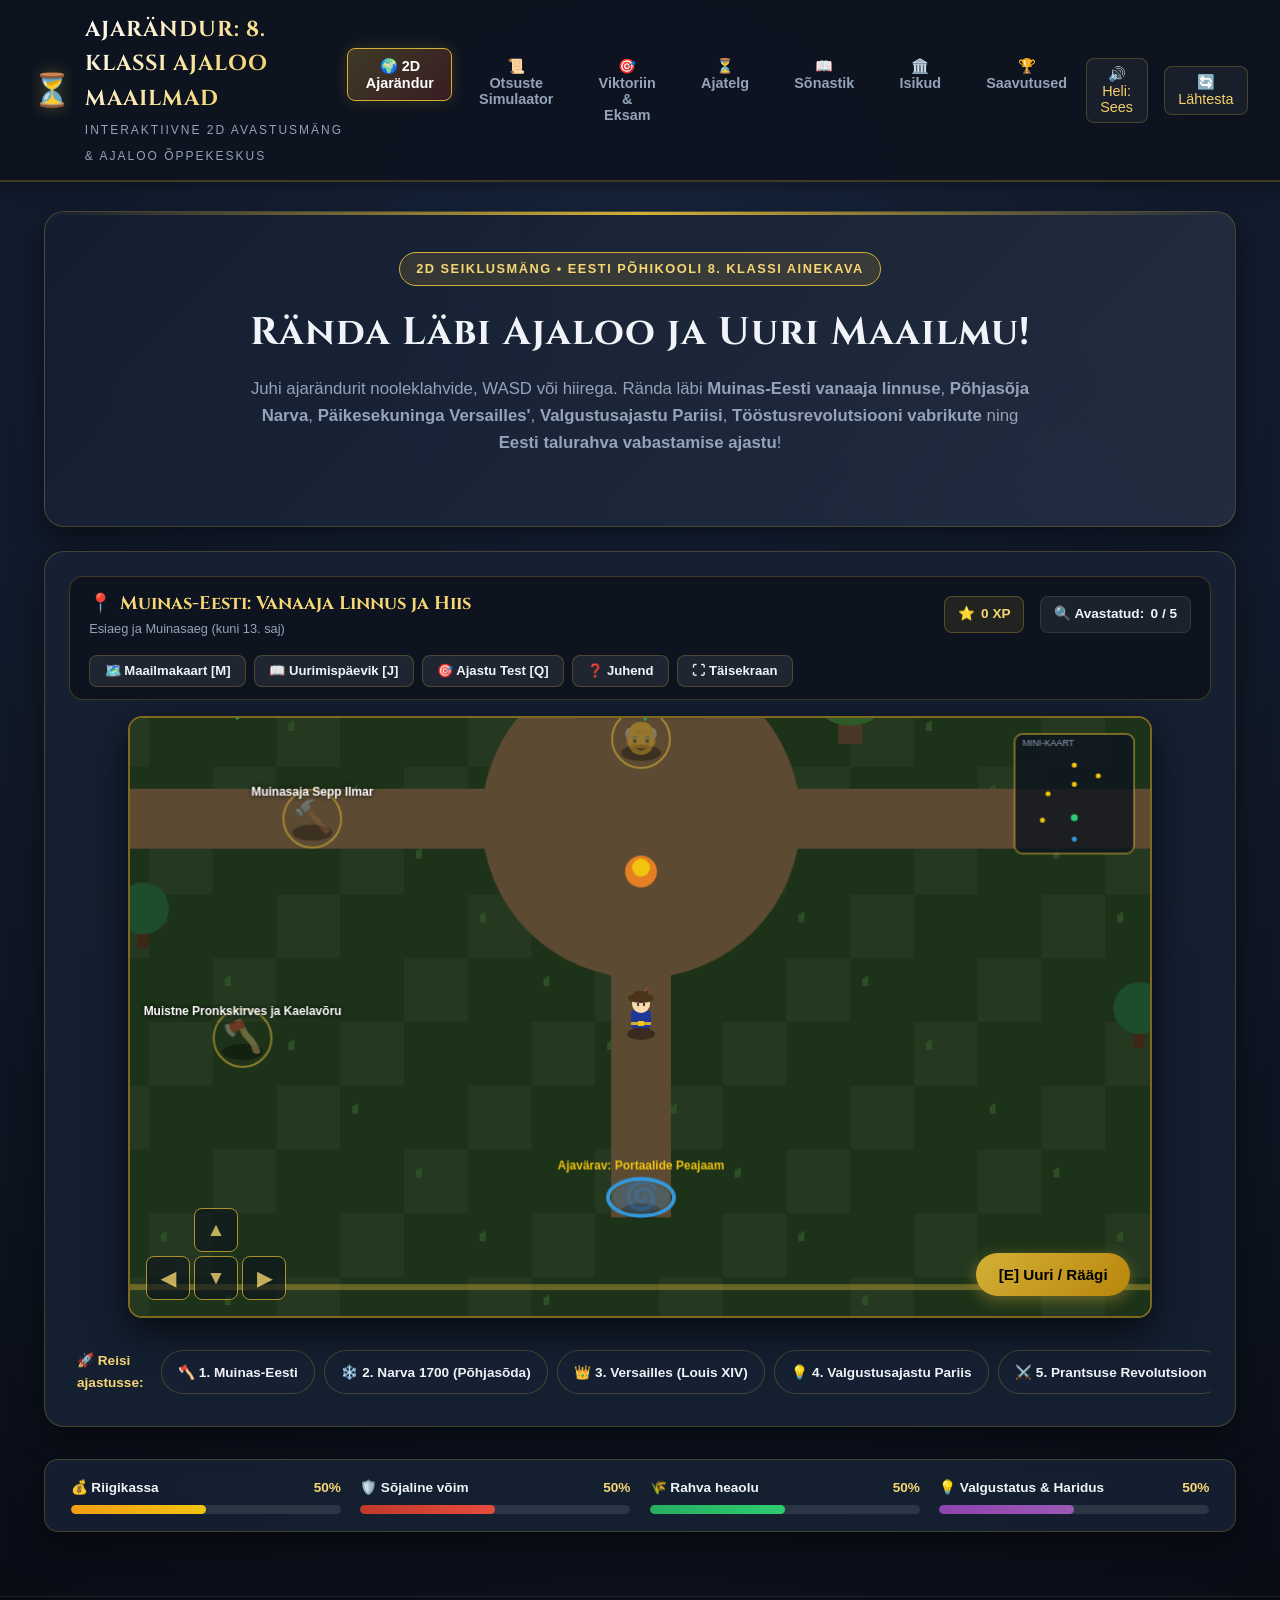
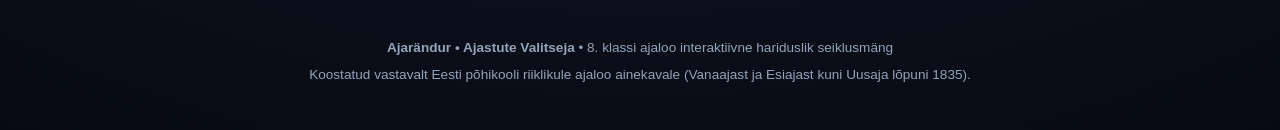
<file: index.html>
<!DOCTYPE html>
<html lang="et">
<head>
  <meta charset="UTF-8">
  <meta name="viewport" content="width=device-width, initial-scale=1.0">
  <title>Ajarändur: 8. Klassi Ajaloo Maailmad | Interaktiivne Avastusmäng</title>
  <!-- Google Fonts: Cinzel & Plus Jakarta Sans -->
  <link rel="preconnect" href="https://fonts.googleapis.com">
  <link rel="preconnect" href="https://fonts.gstatic.com" crossorigin>
  <link href="https://fonts.googleapis.com/css2?family=Cinzel:wght@600;700;800;900&family=Plus+Jakarta+Sans:wght@400;500;600;700;800&display=swap" rel="stylesheet">
  <link rel="stylesheet" href="/static/css/style.css">
</head>
<body>

  <!-- ÜLAL ASUV NAVIGATSIOONIRIBR -->
  <header class="navbar">
    <div class="brand" onclick="switchView('world-game')">
      <div class="brand-crest">⏳</div>
      <div class="brand-text">
        <h1>AJARÄNDUR: 8. KLASSI AJALOO MAAILMAD</h1>
        <span>Interaktiivne 2D avastusmäng & ajaloo õppekeskus</span>
      </div>
    </div>

    <nav>
      <ul class="nav-tabs">
        <li><button class="nav-tab-btn active" data-view="world-game" onclick="switchView('world-game')">🌍 2D Ajarändur</button></li>
        <li><button class="nav-tab-btn" data-view="episodes" onclick="switchView('episodes')">📜 Otsuste Simulaator</button></li>
        <li><button class="nav-tab-btn" data-view="quiz" onclick="switchView('quiz')">🎯 Viktoriin & Eksam</button></li>
        <li><button class="nav-tab-btn" data-view="timeline" onclick="switchView('timeline')">⏳ Ajatelg</button></li>
        <li><button class="nav-tab-btn" data-view="glossary" onclick="switchView('glossary')">📖 Sõnastik</button></li>
        <li><button class="nav-tab-btn" data-view="figures" onclick="switchView('figures')">🏛️ Isikud</button></li>
        <li><button class="nav-tab-btn" data-view="achievements" onclick="switchView('achievements')">🏆 Saavutused</button></li>
      </ul>
    </nav>

    <div class="nav-controls">
      <button class="audio-btn" id="audioToggleBtn" onclick="toggleAudio()" title="Lülita heli sisse või välja">
        🔊 Heli: Sees
      </button>
      <button class="reset-btn" onclick="resetProgress()" title="Kustuta salvestatud mängu progress">
        🔄 Lähtesta
      </button>
    </div>
  </header>

  <!-- PEAMINE SISUALA -->
  <main class="main-wrapper">

    <!-- ========================================================
         VAADE 0: 2D AJARÄNDUR (PÕHILINE SEIKLUS- JA AVASTUSMÄNG)
         ======================================================== -->
    <section class="view-section active" id="view-world-game">
      <div class="hero-banner" style="margin-bottom: 1.5rem;">
        <span class="hero-badge">2D Seiklusmäng &bull; Eesti Põhikooli 8. Klassi Ainekava</span>
        <h2 class="hero-title">Rända Läbi Ajaloo ja Uuri Maailmu!</h2>
        <p class="hero-subtitle">
          Juhi ajarändurit nooleklahvide, WASD või hiirega. Rända läbi <strong>Muinas-Eesti vanaaja linnuse</strong>, 
          <strong>Põhjasõja Narva</strong>, <strong>Päikesekuninga Versailles'</strong>, <strong>Valgustusajastu Pariisi</strong>, 
          <strong>Tööstusrevolutsiooni vabrikute</strong> ning <strong>Eesti talurahva vabastamise ajastu</strong>!
        </p>
      </div>

      <div class="world-game-wrapper">
        <!-- MÄNGU HUD -->
        <div class="world-game-hud">
          <div class="hud-location-info">
            <span class="hud-title">📍 <span id="world-location-title">Muinas-Eesti: Vanaaja Linnus ja Hiis</span></span>
            <span class="hud-era" id="world-location-era">Esiaeg ja Muinasaeg (kuni 13. saj)</span>
          </div>

          <div class="hud-stats-group">
            <div class="hud-badge gold" title="Kogutud teadmiste punktid">
              ⭐ <span id="world-exp-counter">0 XP</span>
            </div>
            <div class="hud-badge" title="Avastatud esemed ja isikud selles maailmas">
              🔍 Avastatud: <span id="world-discoveries-counter">0 / 5</span>
            </div>
          </div>

          <div class="hud-actions-group">
            <button class="btn-hud" onclick="worldGame.openWorldMap()" title="Ava maailmakaart ja reisi ajastutesse">
              🗺️ Maailmakaart [M]
            </button>
            <button class="btn-hud" onclick="worldGame.openJournal()" title="Ava teadmiste ja reliikviate päevik">
              📖 Uurimispäevik [J]
            </button>
            <button class="btn-hud" onclick="worldGame.openMiniQuiz()" title="Tee selle ajastu kiirtest">
              🎯 Ajastu Test [Q]
            </button>
            <button class="btn-hud" onclick="openHelpModal()" title="Kuidas mängida">
              ❓ Juhend
            </button>
            <button class="btn-hud" onclick="toggleCanvasFullscreen()" title="Lülita täisekraanile">
              ⛶ Täisekraan
            </button>
          </div>
        </div>

        <!-- 2D CANVAS CONTAINER -->
        <div class="game-canvas-container" id="canvasContainer">
          <canvas id="gameCanvas" width="1024" height="600"></canvas>

          <!-- Ekraanipealsed puutenupud (mobiilile või hiirega juhtimiseks) -->
          <div class="virtual-controls-overlay">
            <button class="btn-dpad" onmousedown="worldGame.keys.up=true" onmouseup="worldGame.keys.up=false" ontouchstart="worldGame.keys.up=true" ontouchend="worldGame.keys.up=false">▲</button>
            <div class="dpad-row">
              <button class="btn-dpad" onmousedown="worldGame.keys.left=true" onmouseup="worldGame.keys.left=false" ontouchstart="worldGame.keys.left=true" ontouchend="worldGame.keys.left=false">◀</button>
              <button class="btn-dpad" onmousedown="worldGame.keys.down=true" onmouseup="worldGame.keys.down=false" ontouchstart="worldGame.keys.down=true" ontouchend="worldGame.keys.down=false">▼</button>
              <button class="btn-dpad" onmousedown="worldGame.keys.right=true" onmouseup="worldGame.keys.right=false" ontouchstart="worldGame.keys.right=true" ontouchend="worldGame.keys.right=false">▶</button>
            </div>
          </div>

          <!-- Tegevusnupp ekraanil -->
          <button class="virtual-action-btn" onclick="worldGame.handleInteract()" title="Uuri lähedalolevat eset või räägi tegelasega">
            [E] Uuri / Räägi
          </button>
        </div>

        <!-- KIIRVALIKU RIBA MAAILMADE VAHEL -->
        <div class="world-quick-bar">
          <span style="font-size: 0.85rem; color: var(--gold-light); font-weight: bold; align-self: center; margin-right: 0.5rem;">
            🚀 Reisi ajastusse:
          </span>
          <button class="btn-world-pill" onclick="worldGame.loadWorld('ancient')">🪓 1. Muinas-Eesti</button>
          <button class="btn-world-pill" onclick="worldGame.loadWorld('narva')">❄️ 2. Narva 1700 (Põhjasõda)</button>
          <button class="btn-world-pill" onclick="worldGame.loadWorld('versailles')">👑 3. Versailles (Louis XIV)</button>
          <button class="btn-world-pill" onclick="worldGame.loadWorld('enlightenment')">💡 4. Valgustusajastu Pariis</button>
          <button class="btn-world-pill" onclick="worldGame.loadWorld('revolution')">⚔️ 5. Prantsuse Revolutsioon</button>
          <button class="btn-world-pill" onclick="worldGame.loadWorld('industry')">⚙️ 6. Manchester (Tööstus)</button>
          <button class="btn-world-pill" onclick="worldGame.loadWorld('estonia')">🌾 7. Eesti Priius & Tartu Ülikool</button>
          <button class="btn-world-pill" onclick="worldGame.loadWorld('hub')">🌀 Ajarännukeskus (Hub)</button>
        </div>
      </div>
    </section>

    <!-- RIIKLIKE RESSURSSIDE PANEEL (STATUS BAR STRATEEGIASIMULAATORILE) -->
    <section class="status-bar" id="status-bar-section">
      <div class="stats-grid">
        <div class="stat-item" title="Riigikassa rahaline seis ja majanduse tervis">
          <div class="stat-header">
            <span class="stat-name">💰 Riigikassa</span>
            <span class="stat-value" id="val-gold">50%</span>
          </div>
          <div class="meter-track">
            <div class="meter-fill meter-gold" id="meter-gold" style="width: 50%;"></div>
          </div>
        </div>

        <div class="stat-item" title="Armee valmisolek ja sisejulgeolek">
          <div class="stat-header">
            <span class="stat-name">🛡️ Sõjaline võim</span>
            <span class="stat-value" id="val-army">50%</span>
          </div>
          <div class="meter-track">
            <div class="meter-fill meter-army" id="meter-army" style="width: 50%;"></div>
          </div>
        </div>

        <div class="stat-item" title="Talupoegade ja linnakodanike rahulolu">
          <div class="stat-header">
            <span class="stat-name">🌾 Rahva heaolu</span>
            <span class="stat-value" id="val-people">50%</span>
          </div>
          <div class="meter-track">
            <div class="meter-fill meter-people" id="meter-people" style="width: 50%;"></div>
          </div>
        </div>

        <div class="stat-item" title="Valgustusideed, teadus, haridus ja kultuur">
          <div class="stat-header">
            <span class="stat-name">💡 Valgustatus & Haridus</span>
            <span class="stat-value" id="val-culture">50%</span>
          </div>
          <div class="meter-track">
            <div class="meter-fill meter-culture" id="meter-culture" style="width: 50%;"></div>
          </div>
        </div>
      </div>
    </section>

    <!-- VAADE 1: PEATÜKID / KODU (OTSUSTE STRATEEGIASIMULAATOR) -->
    <section class="view-section" id="view-episodes">
      <div class="hero-banner">
        <span class="hero-badge">Põhikooli Riiklik Õppekava &bull; Uusaeg</span>
        <h2 class="hero-title">Otsuste Simulaator: Juhi Riike ja Ajastuid!</h2>
        <p class="hero-subtitle">
          Koge 8. klassi ajaloo tähtsündmusi riigijuhi, filosoofi või reformaatorina. 
          Sinu igal otsusel on otsene mõju ajaloole, riigikassale ja rahva saatusele.
        </p>
        <div class="hero-actions">
          <button class="btn-primary" onclick="sim.startEpisode(1)">
            👑 Alusta 1. Peatükki (Louis XIV)
          </button>
          <button class="btn-secondary" onclick="quiz.startQuiz(10)">
            🎯 Tee 10-küsimuseline kiirtest
          </button>
        </div>
      </div>

      <h2 class="section-heading">📜 Ajaloolised Kampaaniad (7 Peatükki)</h2>
      <div class="episodes-grid" id="episodes-container">
        <!-- Genereeritakse dünaamiliselt game.js kaudu -->
      </div>
    </section>

    <!-- VAADE 2: AKTIIVNE SIMULAATORI MÄNG -->
    <section class="view-section" id="view-simulator-game">
      <div class="sim-header">
        <button class="btn-back" onclick="switchView('episodes')">
          ⬅️ Tagasi peatükkide valikusse
        </button>
        <div class="event-counter" id="sim-event-counter">Otsus 1 / 4</div>
      </div>

      <div class="scenario-card">
        <span class="scenario-badge" id="sim-scenario-badge">Ajastu ja Roll</span>
        <h2 class="scenario-title" id="sim-scenario-title">Sündmuse pealkiri</h2>
        <div class="scenario-text" id="sim-scenario-text">Sündmuse täpne kirjeldus...</div>

        <div class="choices-heading">Kuidas otsustad toimida?</div>
        <div class="choices-list" id="sim-choices-container">
          <!-- Valikud genereeritakse dünaamiliselt -->
        </div>
      </div>
    </section>

    <!-- VAADE 3: VIKTORIIN JA EKSAM -->
    <section class="view-section" id="view-quiz">
      <div class="quiz-container">

        <!-- KÜSIMUSTE VAADE -->
        <div id="quiz-active-view">
          <div class="quiz-header">
            <div class="quiz-progress-text" id="quiz-progress">Küsimus 1 / 10</div>
            <div style="display: flex; gap: 0.6rem; flex-wrap: wrap;">
              <button class="btn-secondary" style="padding: 0.3rem 0.8rem; font-size: 0.8rem;" onclick="quiz.startQuiz(10)">10 küsimust</button>
              <button class="btn-secondary" style="padding: 0.3rem 0.8rem; font-size: 0.8rem;" onclick="quiz.startQuiz(20)">20 küsimust</button>
              <button class="btn-secondary" style="padding: 0.3rem 0.8rem; font-size: 0.8rem;" onclick="quiz.startQuiz(30)">30 küsimust (Täiseksam)</button>
            </div>
            <div class="quiz-score-badge" id="quiz-score">Tulemus: 0 punkti</div>
          </div>

          <div class="quiz-question-card">
            <span class="quiz-topic-badge" id="quiz-topic">Teema</span>
            <h3 class="quiz-question-title" id="quiz-title">Küsimuse tekst laaditakse siia...</h3>
            <div class="quiz-options-grid" id="quiz-options">
              <!-- Valikvastused genereeritakse siia -->
            </div>
          </div>

          <div class="quiz-explanation-box" id="quiz-explanation">
            <!-- Selgitus pärast vastamist -->
          </div>

          <div class="quiz-next-container" id="quiz-next-box">
            <button class="btn-primary" onclick="quiz.nextQuestion()">Järgmine küsimus ➡️</button>
          </div>
        </div>

        <!-- TULEMUSE / TUNNISTUSE VAADE -->
        <div id="quiz-result-view" style="display: none;">
          <div class="report-card">
            <div class="report-seal">🏛️</div>
            <h2 class="report-title">8. Klassi Ajaloo Eksamitunnistus</h2>
            <p class="report-subtitle">Põhikooli riikliku õppekava teadmiste kontroll: Uusaeg</p>

            <div class="report-grade-circle" id="report-grade">5</div>

            <p class="report-text" id="report-score-text">Vastasid õigesti 10 küsimusele 10-st (100%).</p>
            <div style="background: rgba(0,0,0,0.3); padding: 1.2rem; border-radius: 8px; margin-bottom: 2rem; border-left: 4px solid var(--gold);">
              <strong style="color: var(--gold-light);">Õpetaja hinnang:</strong>
              <p id="report-comment" style="color: var(--text-main); margin-top: 0.4rem;">Suurepärased teadmised!</p>
            </div>

            <div style="display: flex; justify-content: center; gap: 1rem; flex-wrap: wrap;">
              <button class="btn-primary" onclick="quiz.startQuiz(10)">🔄 Tee uuesti (10 küsimust)</button>
              <button class="btn-secondary" onclick="quiz.startQuiz(30)">🏆 Proovi 30 küsimusega suurt eksamit</button>
              <button class="btn-secondary" onclick="switchView('episodes')">📜 Tagasi kampaaniatesse</button>
            </div>
          </div>
        </div>

      </div>
    </section>

    <!-- VAADE 4: AJATELG -->
    <section class="view-section" id="view-timeline">
      <div style="text-align: center; margin-bottom: 2rem;">
        <h2 class="section-heading" style="justify-content: center;">⏳ Uusaja Suur Ajatelg (1640–1835)</h2>
        <p style="color: var(--text-muted); max-width: 650px; margin: 0 auto;">
          Kogu 8. klassi õppekava olulisemad murrangud kronoloogilises järjestuses. Klõpsa ja loe lähemalt!
        </p>
      </div>
      <div class="timeline-wrapper" id="timeline-container">
        <!-- Genereeritakse dünaamiliselt -->
      </div>
    </section>

    <!-- VAADE 5: SÕNASTIK -->
    <section class="view-section" id="view-glossary">
      <div style="text-align: center; margin-bottom: 2rem;">
        <h2 class="section-heading" style="justify-content: center;">📖 8. Klassi Ajaloo Mõistete Sõnastik</h2>
        <p style="color: var(--text-muted); max-width: 650px; margin: 0 auto;">
          Kõik põhimõisted ja terminid, mida pead 8. klassi ajalootunnis ja eksamitel teadma.
        </p>
      </div>

      <div class="search-bar-container">
        <input type="text" class="search-input" id="glossarySearchInput" placeholder="🔍 Otsi mõistet või selgitust (nt absolutism, balti erikord, ludiidid)..." oninput="handleGlossarySearch()">
        <div class="filter-pills">
          <button class="filter-btn active" onclick="setGlossaryFilter('Kõik', this)">Kõik</button>
          <button class="filter-btn" onclick="setGlossaryFilter('Valitsemine', this)">Valitsemine</button>
          <button class="filter-btn" onclick="setGlossaryFilter('Eesti ajalugu', this)">Eesti ajalugu</button>
          <button class="filter-btn" onclick="setGlossaryFilter('Revolutsioon', this)">Revolutsioon</button>
          <button class="filter-btn" onclick="setGlossaryFilter('Tööstus', this)">Tööstus</button>
          <button class="filter-btn" onclick="setGlossaryFilter('Valgustus', this)">Valgustus</button>
        </div>
      </div>

      <div class="glossary-grid" id="glossary-container">
        <!-- Genereeritakse dünaamiliselt -->
      </div>
    </section>

    <!-- VAADE 6: AJALOOLISED ISIKUD -->
    <section class="view-section" id="view-figures">
      <div style="text-align: center; margin-bottom: 2rem;">
        <h2 class="section-heading" style="justify-content: center;">🏛️ Uusaja Suurkujude Galerii</h2>
        <p style="color: var(--text-muted); max-width: 650px; margin: 0 auto;">
          Valitsejad, filosoofid, revolutsionäärid ja leidurid, kes kujundasid meie kaasaegse maailma näo.
        </p>
      </div>
      <div class="figures-grid" id="figures-container">
        <!-- Genereeritakse dünaamiliselt -->
      </div>
    </section>

    <!-- VAADE 7: SAAVUTUSED -->
    <section class="view-section" id="view-achievements">
      <div style="text-align: center; margin-bottom: 2rem;">
        <h2 class="section-heading" style="justify-content: center;">🏆 Sinu Saavutused ja Aumärgid</h2>
        <p style="color: var(--text-muted); max-width: 650px; margin: 0 auto;">
          Täida kampaaniad, uuri 2D maailmu ja lahenda viktoriine, et teenida välja kõik aumärgid!
        </p>
      </div>
      <div class="achievements-grid" id="achievements-container">
        <!-- Genereeritakse dünaamiliselt -->
      </div>
    </section>

  </main>

  <!-- ========================================================
       2D MÄNGU MODAALAKNAD
       ======================================================== -->

  <!-- 1. OBJEKTI JA DIALOOGI MODAAL -->
  <div class="world-modal-overlay" id="world-interact-modal">
    <div class="world-modal-content">
      <button class="world-modal-close" onclick="worldGame.closeModal()">✕</button>

      <div class="modal-ent-header">
        <div class="modal-ent-icon" id="modal-ent-icon">📜</div>
        <div class="modal-ent-titles">
          <h2 id="modal-ent-name">Objekti Nimi</h2>
          <div class="modal-ent-role" id="modal-ent-role">Roll / Liik</div>
          <span class="modal-ent-era" id="modal-ent-era">Ajastu</span>
        </div>
      </div>

      <div id="modal-ent-content">
        <!-- Genereeritakse dünaamiliselt world_game.js kaudu -->
      </div>

      <div style="text-align: right; margin-top: 1.5rem;">
        <button class="btn-primary" onclick="worldGame.closeModal()">Jätka seiklust ➡️</button>
      </div>
    </div>
  </div>

  <!-- 2. MAAILMAKAARDI MODAAL -->
  <div class="world-modal-overlay" id="world-map-modal">
    <div class="world-modal-content" style="max-width: 780px;">
      <button class="world-modal-close" onclick="worldGame.closeModal()">✕</button>
      <h2 style="font-family: var(--font-serif); color: var(--gold-light); margin-bottom: 0.5rem;">
        🗺️ Ajaränduri Maailmakaart
      </h2>
      <p style="color: var(--text-muted); margin-bottom: 1.5rem;">
        Vali ajastu, kuhu soovid kohe teleportreeruda. Iga maailm esindab 8. klassi ajaloo olulist etappi:
      </p>
      <div class="world-travel-grid" id="world-map-list">
        <!-- Genereeritakse dünaamiliselt -->
      </div>
    </div>
  </div>

  <!-- 3. UURIMISPÄEVIKU MODAAL -->
  <div class="world-modal-overlay" id="world-journal-modal">
    <div class="world-modal-content" style="max-width: 780px;">
      <button class="world-modal-close" onclick="worldGame.closeModal()">✕</button>
      <h2 style="font-family: var(--font-serif); color: var(--gold-light); margin-bottom: 0.5rem;">
        📖 Ajaränduri Uurimispäevik & Koodeks
      </h2>
      <p style="color: var(--text-muted); margin-bottom: 1rem;">
        Siin talletuvad kõik sinu poolt eri ajastutes leitud ja uuritud ajaloolised esemed, dokumendid ning vestlused.
      </p>
      <div id="world-journal-content">
        <!-- Genereeritakse dünaamiliselt -->
      </div>
    </div>
  </div>

  <!-- 4. AJASTU KIIRTESTI MODAAL -->
  <div class="world-modal-overlay" id="world-quiz-modal">
    <div class="world-modal-content" style="max-width: 650px;">
      <button class="world-modal-close" onclick="worldGame.closeModal()">✕</button>
      <div id="world-quiz-content">
        <!-- Genereeritakse dünaamiliselt -->
      </div>
    </div>
  </div>

  <!-- 5. JUHENDI MODAAL -->
  <div class="world-modal-overlay" id="world-help-modal">
    <div class="world-modal-content">
      <button class="world-modal-close" onclick="worldGame.closeModal()">✕</button>
      <h2 style="font-family: var(--font-serif); color: var(--gold-light); margin-bottom: 1rem;">
        🎮 Kuidas Mängida?
      </h2>
      <div style="display: flex; flex-direction: column; gap: 1rem; line-height: 1.6;">
        <div style="background: rgba(255,255,255,0.05); padding: 1rem; border-radius: 8px;">
          <h4 style="color: var(--gold-light); margin-bottom: 0.4rem;">🚶 Liikumine</h4>
          <p>• <strong>W, A, S, D</strong> või <strong>Nooleklahvid</strong> – liiguta oma tegelast.</p>
          <p>• <strong>Shift</strong> – jooksmine (kiirem liikumine).</p>
          <p>• <strong>Hiireklõps maapinnal</strong> – tegelane kõnnib ise klõpsatud sihtpunkti!</p>
          <p>• <strong>Puutenupud ekraanil</strong> – saad kasutada virtuaalset pulti.</p>
        </div>

        <div style="background: rgba(255,255,255,0.05); padding: 1rem; border-radius: 8px;">
          <h4 style="color: var(--gold-light); margin-bottom: 0.4rem;">🔍 Uurimine ja Vestlused</h4>
          <p>• Astu lähedale esemetele (kahurid, aurumasin, priiusekiri) või tegelastele (Karl XII, Voltaire, Peterson jne).</p>
          <p>• Vajuta <strong>[E]</strong> või <strong>[Tühikuklahv]</strong> (või klõpsa esemel), et avada põhjalik selgitus ja teenida <strong>+25 XP</strong>!</p>
        </div>

        <div style="background: rgba(255,255,255,0.05); padding: 1rem; border-radius: 8px;">
          <h4 style="color: var(--gold-light); margin-bottom: 0.4rem;">🌀 Ajaränd ja Portaalid</h4>
          <p>• Igas maailmas asub <strong>sinine portaal</strong>, mis viib tagasi Portaalide Keskusesse.</p>
          <p>• Kiirklahv <strong>[M]</strong> avab Maailmakaardi, kust saad kohe hüpata mistahes ajastusse!</p>
          <p>• Kiirklahv <strong>[J]</strong> avab Uurimispäeviku ja <strong>[Q]</strong> teeb selle ajastu kiirtesti.</p>
        </div>
      </div>
      <div style="text-align: right; margin-top: 1.5rem;">
        <button class="btn-primary" onclick="worldGame.closeModal()">Sain aru, alustame! 🚀</button>
      </div>
    </div>
  </div>

  <!-- 6. MODAALAKEN STRATEEGIASIMULAATORI OTSUSTELE -->
  <div class="modal-overlay" id="consequence-modal">
    <div class="modal-content">
      <div class="modal-icon">📜</div>
      <h3 class="modal-title">Sinu Otsuse Tagajärg</h3>
      
      <div class="consequence-box">
        <div class="consequence-title">Riiklik mõju</div>
        <div id="modal-consequence-text">Tagajärje tekst...</div>
        <div class="impact-pills" id="modal-impacts"></div>
      </div>

      <div class="fact-box">
        <div class="fact-title">
          <span>🎓</span> Ajalooline fakt (8. klassi õpikust)
        </div>
        <div class="fact-text" id="modal-fact-text">Ajaloolise fakti tekst...</div>
      </div>

      <div class="modal-footer">
        <button class="btn-primary" onclick="sim.nextEvent()">Edasi järgmise otsuse juurde ➡️</button>
      </div>
    </div>
  </div>

  <!-- JALUS -->
  <footer class="app-footer">
    <p><strong>Ajarändur &bull; Ajastute Valitseja</strong> &bull; 8. klassi ajaloo interaktiivne hariduslik seiklusmäng</p>
    <p>Koostatud vastavalt Eesti põhikooli riiklikule ajaloo ainekavale (Vanaajast ja Esiajast kuni Uusaja lõpuni 1835).</p>
  </footer>

  <!-- SKRIPTID -->
  <script src="/static/js/audio.js"></script>
  <script src="/static/js/world_game.js"></script>
  <script src="/static/js/game.js"></script>
  <script src="/static/js/quiz.js"></script>
  <script src="/static/js/encyclopedia.js"></script>

  <script>
    // Vaadete vahetamine
    function switchView(viewId) {
      if (window.sound) window.sound.playClick();
      document.querySelectorAll('.view-section').forEach(sec => sec.classList.remove('active'));
      document.querySelectorAll('.nav-tab-btn').forEach(btn => btn.classList.remove('active'));

      const targetSection = document.getElementById(`view-${viewId}`);
      if (targetSection) targetSection.classList.add('active');

      const matchingBtn = document.querySelector(`.nav-tab-btn[data-view="${viewId}"]`);
      if (matchingBtn) matchingBtn.classList.add('active');

      // Kui lülitume 2D mängule, suuname fookuse lõuendile
      if (viewId === 'world-game' && window.worldGame) {
        window.worldGame.updateHUD();
      }

      window.scrollTo({ top: 0, behavior: 'smooth' });
    }

    // Heli lülitus
    function toggleAudio() {
      const isMuted = window.sound.toggleMute();
      const btn = document.getElementById('audioToggleBtn');
      if (btn) {
        btn.textContent = isMuted ? '🔇 Heli: Väljas' : '🔊 Heli: Sees';
      }
    }

    // Juhendi akna avamine
    function openHelpModal() {
      if (window.sound) window.sound.playClick();
      const m = document.getElementById('world-help-modal');
      if (m) m.classList.add('active');
    }

    // Täisekraani lülitus
    function toggleCanvasFullscreen() {
      const c = document.getElementById('canvasContainer');
      if (!c) return;
      if (!document.fullscreenElement) {
        c.requestFullscreen().catch(err => console.warn(err));
      } else {
        document.exitFullscreen().catch(err => console.warn(err));
      }
    }

    // Sõnastiku otsing
    let currentCategory = 'Kõik';
    function handleGlossarySearch() {
      const query = document.getElementById('glossarySearchInput').value;
      window.encyclopedia.renderGlossary(query, currentCategory);
    }

    function setGlossaryFilter(cat, btn) {
      if (window.sound) window.sound.playClick();
      currentCategory = cat;
      document.querySelectorAll('.filter-btn').forEach(b => b.classList.remove('active'));
      btn.classList.add('active');
      const query = document.getElementById('glossarySearchInput').value;
      window.encyclopedia.renderGlossary(query, currentCategory);
    }

    // Progressi lähtestamine
    function resetProgress() {
      if (confirm('Kas oled kindel, et soovid kogu oma mängu progressi, XP ja saavutused lähtestada?')) {
        localStorage.removeItem('ar_xp');
        localStorage.removeItem('ar_discoveries');
        localStorage.removeItem('ar_quests');
        localStorage.removeItem('hist_completed');
        localStorage.removeItem('hist_achievements');
        location.reload();
      }
    }

    // Lehe käivitumisel initsialiseerimine
    window.addEventListener('DOMContentLoaded', async () => {
      // Initsialiseerime 2D seiklusmängu
      if (window.worldGame) {
        window.worldGame.init();
      }

      // Initsialiseerime otsuste simulaatori, viktoriini ja entsüklopeedia
      await Promise.all([
        window.sim.init(),
        window.quiz.init(),
        window.encyclopedia.init()
      ]);
    });
  </script>
</body>
</html>
</file>
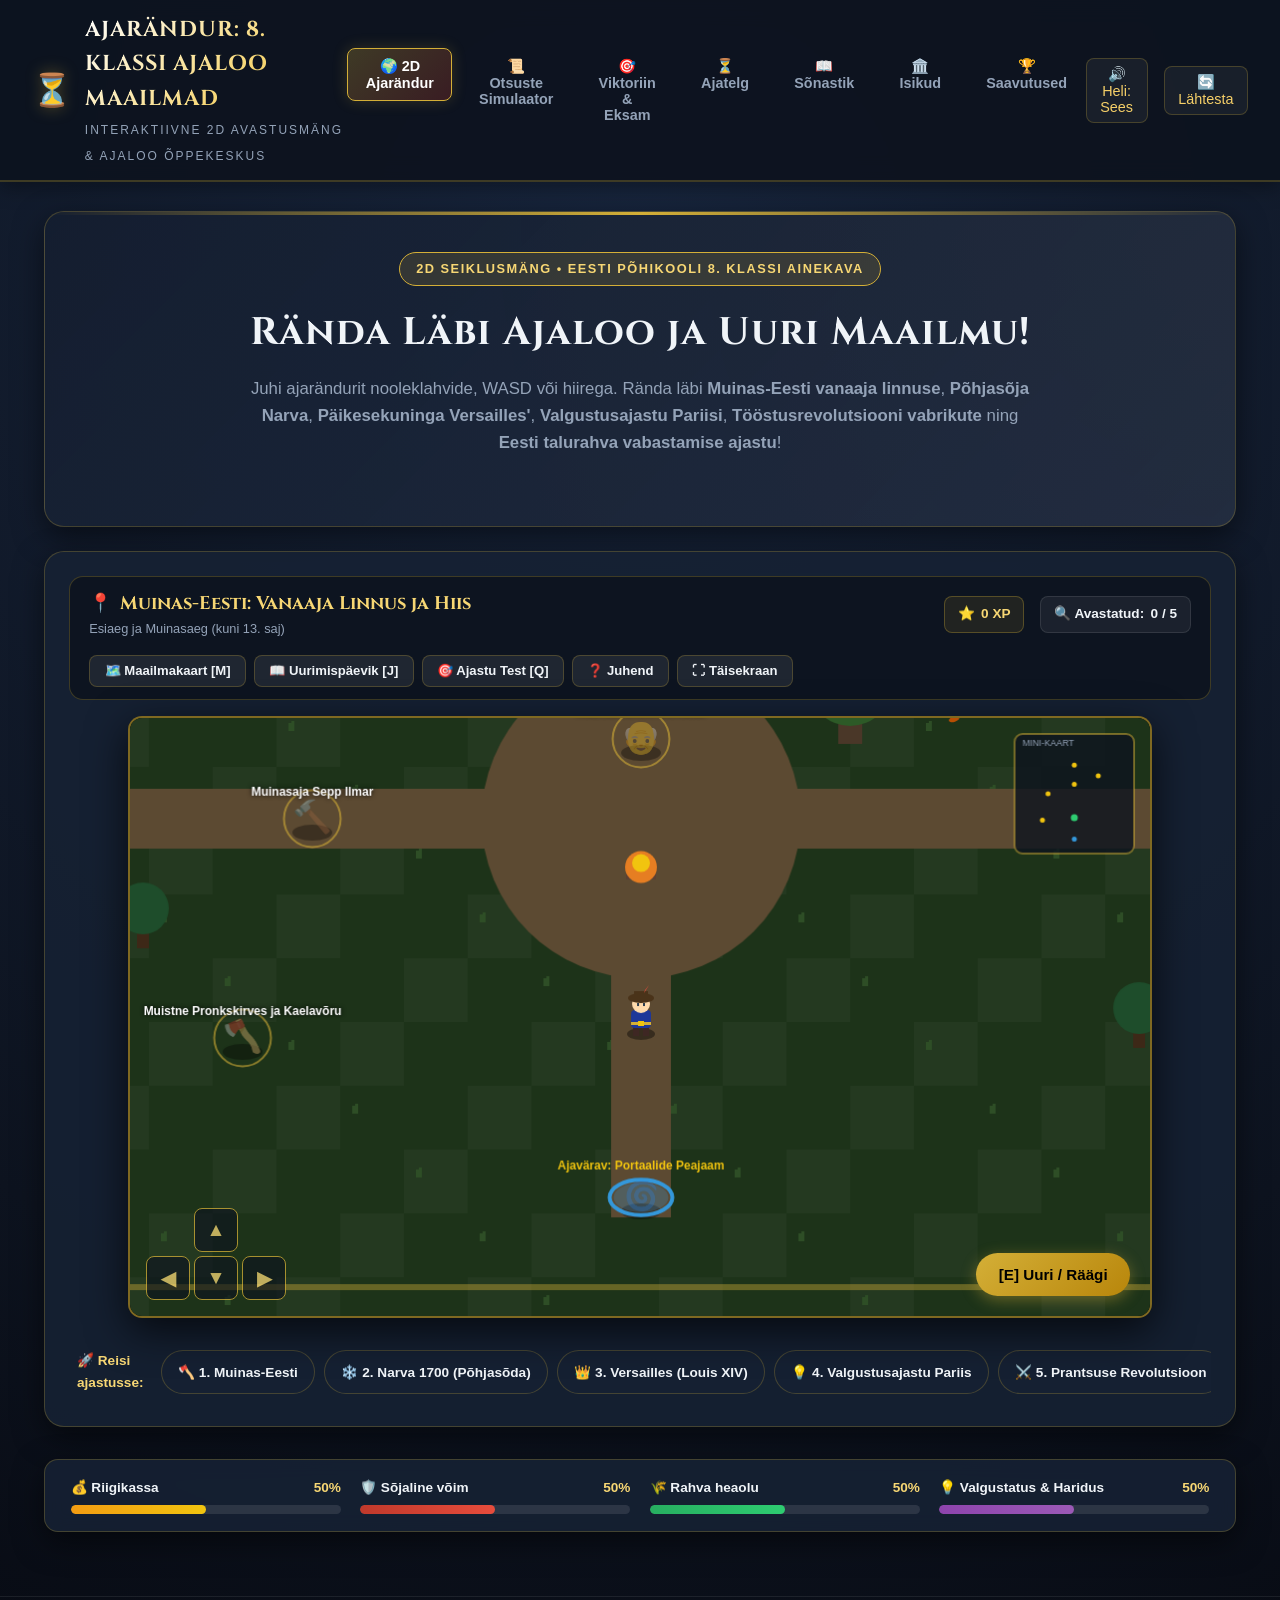
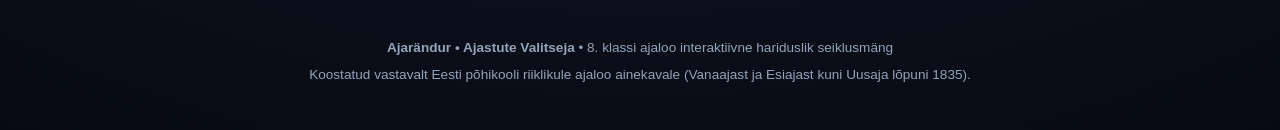
<file: templates/index.html>
<!-- Sisu ühtlustatud juurkausta index.html failiga -->
<!DOCTYPE html>
<html lang="et">
<head>
  <meta charset="UTF-8">
  <meta http-equiv="refresh" content="0; url=/">
  <title>Ümbersuunamine...</title>
  <script>window.location.href = "/";</script>
</head>
<body>
  <p>Suunamine ajaloosimulaatorisse... <a href="/">Klõpsa siia kui ei suunata automaatselt</a>.</p>
</body>
</html>
</file>
<file: static/css/style.css>
/* ========================================================
   AJASTUTE VALITSEJA: 8. KLASSI AJALOO SIMULAATOR
   Stiilileht (Imperial & Historical Parchment Theme)
   ======================================================== */

:root {
  --bg-primary: #0d131f;
  --bg-secondary: #141e30;
  --bg-card: rgba(22, 33, 52, 0.88);
  --bg-card-hover: rgba(30, 45, 71, 0.95);
  --bg-parchment: #222d42;
  --gold: #d4af37;
  --gold-light: #f7d774;
  --gold-glow: rgba(212, 175, 55, 0.35);
  --crimson: #c0392b;
  --crimson-light: #e74c3c;
  --royal-blue: #2980b9;
  --royal-blue-light: #3498db;
  --emerald: #27ae60;
  --emerald-light: #2ecc71;
  --purple: #8e44ad;
  --text-main: #f0f4f8;
  --text-muted: #94a3b8;
  --text-gold: #f5cf68;
  --border-color: rgba(212, 175, 55, 0.25);
  --border-highlight: rgba(212, 175, 55, 0.6);
  --shadow-main: 0 10px 30px rgba(0, 0, 0, 0.5);
  --radius-sm: 8px;
  --radius-md: 14px;
  --radius-lg: 20px;
  --font-serif: "Cinzel", "Georgia", "Cambria", serif;
  --font-sans: "Segoe UI", -apple-system, BlinkMacSystemFont, Roboto, sans-serif;
}

* {
  box-sizing: border-box;
  margin: 0;
  padding: 0;
}

body {
  background: radial-gradient(circle at 50% 15%, #18263e 0%, #0d131f 70%, #070a12 100%);
  color: var(--text-main);
  font-family: var(--font-sans);
  min-height: 100vh;
  line-height: 1.6;
  overflow-x: hidden;
}

/* ========================================================
   NAVIGATSIOONIRIBR
   ======================================================== */
.navbar {
  display: flex;
  justify-content: space-between;
  align-items: center;
  padding: 0.8rem 2rem;
  background: rgba(13, 19, 31, 0.95);
  border-bottom: 2px solid var(--border-color);
  position: sticky;
  top: 0;
  z-index: 100;
  backdrop-filter: blur(12px);
  box-shadow: 0 4px 20px rgba(0, 0, 0, 0.4);
}

.brand {
  display: flex;
  align-items: center;
  gap: 0.8rem;
  cursor: pointer;
}

.brand-crest {
  font-size: 2rem;
  filter: drop-shadow(0 0 8px var(--gold-glow));
  animation: floatIcon 3s ease-in-out infinite alternate;
}

@keyframes floatIcon {
  from { transform: translateY(0); }
  to { transform: translateY(-4px); }
}

.brand-text h1 {
  font-family: var(--font-serif);
  font-size: 1.35rem;
  letter-spacing: 1px;
  background: linear-gradient(135deg, #fff 0%, var(--gold-light) 60%, var(--gold) 100%);
  -webkit-background-clip: text;
  -webkit-text-fill-color: transparent;
}

.brand-text span {
  font-size: 0.75rem;
  text-transform: uppercase;
  letter-spacing: 2px;
  color: var(--text-muted);
}

.nav-tabs {
  display: flex;
  list-style: none;
  gap: 0.5rem;
}

.nav-tab-btn {
  background: transparent;
  border: 1px solid transparent;
  color: var(--text-muted);
  font-family: var(--font-sans);
  font-size: 0.9rem;
  font-weight: 600;
  padding: 0.55rem 1.1rem;
  border-radius: var(--radius-sm);
  cursor: pointer;
  transition: all 0.25s ease;
  display: flex;
  align-items: center;
  gap: 0.5rem;
}

.nav-tab-btn:hover {
  color: var(--gold-light);
  background: rgba(212, 175, 55, 0.08);
  border-color: rgba(212, 175, 55, 0.3);
}

.nav-tab-btn.active {
  color: #fff;
  background: linear-gradient(135deg, rgba(212, 175, 55, 0.25), rgba(192, 57, 43, 0.25));
  border-color: var(--gold);
  box-shadow: 0 0 15px rgba(212, 175, 55, 0.2);
}

.nav-controls {
  display: flex;
  align-items: center;
  gap: 1rem;
}

.audio-btn, .reset-btn {
  background: rgba(255, 255, 255, 0.05);
  border: 1px solid var(--border-color);
  color: var(--text-gold);
  padding: 0.45rem 0.85rem;
  border-radius: var(--radius-sm);
  cursor: pointer;
  font-size: 0.9rem;
  transition: all 0.2s ease;
  display: flex;
  align-items: center;
  gap: 0.4rem;
}

.audio-btn:hover, .reset-btn:hover {
  background: rgba(212, 175, 55, 0.15);
  border-color: var(--gold);
  transform: translateY(-1px);
}

/* ========================================================
   PEAKONTEINER JA VAATED
   ======================================================== */
.main-wrapper {
  max-width: 1240px;
  margin: 1.8rem auto;
  padding: 0 1.5rem;
}

.view-section {
  display: none;
  animation: fadeIn 0.35s cubic-bezier(0.16, 1, 0.3, 1);
}

.view-section.active {
  display: block;
}

@keyframes fadeIn {
  from { opacity: 0; transform: translateY(8px); }
  to { opacity: 1; transform: translateY(0); }
}

/* ========================================================
   RESSURSSIDE PANEEL (STATUS BAR)
   ======================================================== */
.status-bar {
  background: var(--bg-card);
  border: 1px solid var(--border-color);
  border-radius: var(--radius-md);
  padding: 1.1rem 1.6rem;
  margin-bottom: 1.8rem;
  box-shadow: var(--shadow-main);
  backdrop-filter: blur(10px);
}

.stats-grid {
  display: grid;
  grid-template-columns: repeat(4, 1fr);
  gap: 1.2rem;
}

.stat-item {
  display: flex;
  flex-direction: column;
  gap: 0.35rem;
}

.stat-header {
  display: flex;
  justify-content: space-between;
  align-items: center;
  font-size: 0.85rem;
  font-weight: 600;
}

.stat-name {
  display: flex;
  align-items: center;
  gap: 0.45rem;
  color: var(--text-main);
}

.stat-value {
  font-weight: 700;
  color: var(--gold-light);
}

.meter-track {
  width: 100%;
  height: 9px;
  background: rgba(255, 255, 255, 0.1);
  border-radius: 99px;
  overflow: hidden;
  position: relative;
}

.meter-fill {
  height: 100%;
  border-radius: 99px;
  transition: width 0.45s ease, background-color 0.45s ease;
}

.meter-gold { background: linear-gradient(90deg, #f39c12, #f1c40f); }
.meter-army { background: linear-gradient(90deg, #c0392b, #e74c3c); }
.meter-people { background: linear-gradient(90deg, #27ae60, #2ecc71); }
.meter-culture { background: linear-gradient(90deg, #8e44ad, #9b59b6); }

/* ========================================================
   PEAÜLEVAADE / KODU
   ======================================================== */
.hero-banner {
  background: linear-gradient(135deg, rgba(20, 30, 48, 0.95), rgba(34, 45, 66, 0.85)),
              radial-gradient(circle at top right, rgba(212, 175, 55, 0.15), transparent 70%);
  border: 1px solid var(--border-color);
  border-radius: var(--radius-lg);
  padding: 2.5rem;
  margin-bottom: 2rem;
  text-align: center;
  position: relative;
  overflow: hidden;
  box-shadow: var(--shadow-main);
}

.hero-banner::after {
  content: "";
  position: absolute;
  top: 0; left: 0; right: 0; height: 3px;
  background: linear-gradient(90deg, transparent, var(--gold), transparent);
}

.hero-badge {
  display: inline-block;
  background: rgba(212, 175, 55, 0.15);
  border: 1px solid var(--gold);
  color: var(--gold-light);
  padding: 0.35rem 1rem;
  border-radius: 99px;
  font-size: 0.8rem;
  text-transform: uppercase;
  letter-spacing: 1.5px;
  font-weight: 700;
  margin-bottom: 1rem;
}

.hero-title {
  font-family: var(--font-serif);
  font-size: 2.4rem;
  margin-bottom: 0.8rem;
  letter-spacing: 1px;
}

.hero-subtitle {
  color: var(--text-muted);
  max-width: 780px;
  margin: 0 auto 1.8rem auto;
  font-size: 1.05rem;
}

.hero-actions {
  display: flex;
  justify-content: center;
  gap: 1rem;
  flex-wrap: wrap;
}

.btn-primary {
  background: linear-gradient(135deg, #d4af37, #b8860b);
  color: #0d131f;
  font-weight: 700;
  font-size: 1rem;
  padding: 0.85rem 1.8rem;
  border: none;
  border-radius: var(--radius-sm);
  cursor: pointer;
  transition: all 0.25s ease;
  box-shadow: 0 4px 15px rgba(212, 175, 55, 0.35);
  display: inline-flex;
  align-items: center;
  gap: 0.6rem;
}

.btn-primary:hover {
  transform: translateY(-2px);
  box-shadow: 0 8px 25px rgba(212, 175, 55, 0.5);
  filter: brightness(1.1);
}

.btn-secondary {
  background: rgba(255, 255, 255, 0.08);
  color: var(--text-main);
  border: 1px solid var(--border-color);
  font-weight: 600;
  font-size: 1rem;
  padding: 0.85rem 1.6rem;
  border-radius: var(--radius-sm);
  cursor: pointer;
  transition: all 0.25s ease;
  display: inline-flex;
  align-items: center;
  gap: 0.6rem;
}

.btn-secondary:hover {
  background: rgba(212, 175, 55, 0.15);
  border-color: var(--gold);
  transform: translateY(-2px);
}

/* ========================================================
   PEATÜKKIDE VALIK (EPISODES LIST)
   ======================================================== */
.section-heading {
  font-family: var(--font-serif);
  font-size: 1.6rem;
  margin-bottom: 1.2rem;
  color: var(--gold-light);
  display: flex;
  align-items: center;
  gap: 0.6rem;
}

.episodes-grid {
  display: grid;
  grid-template-columns: repeat(auto-fill, minmax(340px, 1fr));
  gap: 1.4rem;
  margin-bottom: 2.5rem;
}

.chapter-card {
  background: var(--bg-card);
  border: 1px solid var(--border-color);
  border-radius: var(--radius-md);
  padding: 1.4rem;
  cursor: pointer;
  transition: all 0.3s cubic-bezier(0.16, 1, 0.3, 1);
  display: flex;
  flex-direction: column;
  justify-content: space-between;
  position: relative;
  overflow: hidden;
}

.chapter-card:hover {
  background: var(--bg-card-hover);
  border-color: var(--gold);
  transform: translateY(-4px);
  box-shadow: 0 12px 28px rgba(0, 0, 0, 0.6);
}

.chapter-card.completed {
  border-color: rgba(39, 174, 96, 0.5);
}

.chapter-card.completed::before {
  content: "✓ LÄBITUD";
  position: absolute;
  top: 10px;
  right: -30px;
  transform: rotate(45deg);
  background: var(--emerald);
  color: #fff;
  font-size: 0.65rem;
  font-weight: 800;
  padding: 3px 35px;
  letter-spacing: 1px;
}

.card-top {
  display: flex;
  justify-content: space-between;
  align-items: flex-start;
  margin-bottom: 0.6rem;
}

.card-num {
  font-size: 0.8rem;
  text-transform: uppercase;
  color: var(--gold-light);
  font-weight: 700;
}

.card-period {
  font-size: 0.75rem;
  color: var(--text-muted);
  background: rgba(255, 255, 255, 0.06);
  padding: 0.2rem 0.5rem;
  border-radius: 4px;
}

.card-title {
  font-family: var(--font-serif);
  font-size: 1.15rem;
  margin-bottom: 0.5rem;
  color: #fff;
}

.card-role {
  font-size: 0.82rem;
  color: var(--text-gold);
  margin-bottom: 0.6rem;
  font-style: italic;
}

.card-desc {
  font-size: 0.85rem;
  color: var(--text-muted);
  margin-bottom: 1.2rem;
  line-height: 1.5;
}

.card-footer {
  display: flex;
  justify-content: space-between;
  align-items: center;
  border-top: 1px solid rgba(255, 255, 255, 0.08);
  padding-top: 0.8rem;
}

.card-events-count {
  font-size: 0.8rem;
  color: var(--text-muted);
}

.btn-card-start {
  background: rgba(212, 175, 55, 0.15);
  border: 1px solid var(--gold);
  color: var(--gold-light);
  padding: 0.4rem 0.9rem;
  border-radius: var(--radius-sm);
  font-size: 0.85rem;
  font-weight: 600;
  transition: all 0.2s ease;
}

.chapter-card:hover .btn-card-start {
  background: var(--gold);
  color: #0d131f;
}

/* ========================================================
   MÄNGU INTERAKTIIVNE TÖÖLAUD (SIMULAATORI VAADE)
   ======================================================== */
.sim-header {
  display: flex;
  justify-content: space-between;
  align-items: center;
  margin-bottom: 1.4rem;
}

.btn-back {
  background: transparent;
  border: 1px solid var(--border-color);
  color: var(--text-muted);
  padding: 0.45rem 1rem;
  border-radius: var(--radius-sm);
  cursor: pointer;
  transition: all 0.2s;
  display: flex;
  align-items: center;
  gap: 0.5rem;
}

.btn-back:hover {
  color: #fff;
  border-color: var(--gold);
}

.event-counter {
  font-size: 0.9rem;
  color: var(--gold-light);
  font-weight: 700;
}

.scenario-card {
  background: var(--bg-card);
  border: 1px solid var(--border-color);
  border-radius: var(--radius-lg);
  padding: 2.2rem;
  box-shadow: var(--shadow-main);
  position: relative;
  margin-bottom: 2rem;
  backdrop-filter: blur(12px);
}

.scenario-badge {
  display: inline-block;
  background: rgba(192, 57, 43, 0.25);
  border: 1px solid var(--crimson-light);
  color: #ff9a8b;
  padding: 0.25rem 0.85rem;
  border-radius: 99px;
  font-size: 0.78rem;
  font-weight: 700;
  text-transform: uppercase;
  letter-spacing: 1px;
  margin-bottom: 0.9rem;
}

.scenario-title {
  font-family: var(--font-serif);
  font-size: 1.7rem;
  margin-bottom: 1.1rem;
  color: var(--gold-light);
}

.scenario-text {
  font-size: 1.05rem;
  line-height: 1.75;
  color: var(--text-main);
  margin-bottom: 2rem;
  background: rgba(0, 0, 0, 0.25);
  padding: 1.2rem 1.6rem;
  border-left: 4px solid var(--gold);
  border-radius: 4px;
}

.choices-heading {
  font-size: 0.95rem;
  text-transform: uppercase;
  letter-spacing: 1.5px;
  color: var(--text-muted);
  margin-bottom: 1rem;
  font-weight: 700;
}

.choices-list {
  display: flex;
  flex-direction: column;
  gap: 1rem;
}

.choice-btn {
  background: rgba(30, 42, 63, 0.75);
  border: 1px solid rgba(212, 175, 55, 0.25);
  border-radius: var(--radius-md);
  padding: 1.2rem 1.5rem;
  color: var(--text-main);
  font-family: var(--font-sans);
  font-size: 0.98rem;
  line-height: 1.55;
  text-align: left;
  cursor: pointer;
  transition: all 0.25s ease;
  display: flex;
  justify-content: space-between;
  align-items: center;
  gap: 1rem;
  position: relative;
  overflow: hidden;
}

.choice-btn:hover {
  background: rgba(45, 62, 92, 0.9);
  border-color: var(--gold);
  transform: translateX(4px);
  box-shadow: 0 4px 20px rgba(0, 0, 0, 0.4);
}

.choice-letter {
  display: flex;
  align-items: center;
  justify-content: center;
  width: 32px;
  height: 32px;
  border-radius: 50%;
  background: rgba(212, 175, 55, 0.15);
  border: 1px solid var(--gold);
  color: var(--gold-light);
  font-weight: 800;
  flex-shrink: 0;
}

.choice-text {
  flex-grow: 1;
}

/* ========================================================
   MODAAL: AJALOOLINE FAKT & TAGAJÄRG
   ======================================================== */
.modal-overlay {
  display: none;
  position: fixed;
  top: 0; left: 0; right: 0; bottom: 0;
  background: rgba(7, 10, 18, 0.85);
  backdrop-filter: blur(8px);
  z-index: 1000;
  align-items: center;
  justify-content: center;
  padding: 1.5rem;
}

.modal-overlay.active {
  display: flex;
}

.modal-content {
  background: var(--bg-card);
  border: 2px solid var(--gold);
  border-radius: var(--radius-lg);
  max-width: 650px;
  width: 100%;
  padding: 2.2rem;
  box-shadow: 0 20px 50px rgba(0, 0, 0, 0.8);
  animation: modalPop 0.3s cubic-bezier(0.16, 1, 0.3, 1);
  position: relative;
}

@keyframes modalPop {
  from { transform: scale(0.92); opacity: 0; }
  to { transform: scale(1); opacity: 1; }
}

.modal-icon {
  font-size: 2.5rem;
  margin-bottom: 0.8rem;
  text-align: center;
}

.modal-title {
  font-family: var(--font-serif);
  font-size: 1.5rem;
  color: var(--gold-light);
  text-align: center;
  margin-bottom: 1.2rem;
}

.consequence-box {
  background: rgba(0, 0, 0, 0.3);
  border-radius: var(--radius-sm);
  padding: 1.1rem 1.4rem;
  margin-bottom: 1.4rem;
  border-left: 4px solid var(--royal-blue-light);
  font-size: 0.95rem;
}

.consequence-title {
  font-weight: 700;
  color: var(--royal-blue-light);
  margin-bottom: 0.4rem;
  text-transform: uppercase;
  font-size: 0.8rem;
}

.impact-pills {
  display: flex;
  gap: 0.8rem;
  flex-wrap: wrap;
  margin-top: 0.8rem;
}

.impact-pill {
  padding: 0.25rem 0.65rem;
  border-radius: 99px;
  font-size: 0.8rem;
  font-weight: 700;
}

.impact-pos { background: rgba(39, 174, 96, 0.25); color: #2ecc71; border: 1px solid #2ecc71; }
.impact-neg { background: rgba(192, 57, 43, 0.25); color: #e74c3c; border: 1px solid #e74c3c; }

.fact-box {
  background: rgba(212, 175, 55, 0.08);
  border: 1px solid rgba(212, 175, 55, 0.3);
  border-radius: var(--radius-sm);
  padding: 1.2rem 1.4rem;
  margin-bottom: 1.8rem;
}

.fact-title {
  display: flex;
  align-items: center;
  gap: 0.5rem;
  font-weight: 700;
  color: var(--gold-light);
  font-size: 0.9rem;
  margin-bottom: 0.4rem;
  text-transform: uppercase;
  letter-spacing: 1px;
}

.fact-text {
  font-size: 0.92rem;
  line-height: 1.6;
  color: var(--text-main);
}

.modal-footer {
  text-align: center;
}

/* ========================================================
   VIKTORIINI JA EKSAMI VAADE (QUIZ)
   ======================================================== */
.quiz-container {
  background: var(--bg-card);
  border: 1px solid var(--border-color);
  border-radius: var(--radius-lg);
  padding: 2.2rem;
  box-shadow: var(--shadow-main);
}

.quiz-header {
  display: flex;
  justify-content: space-between;
  align-items: center;
  margin-bottom: 1.5rem;
  padding-bottom: 1rem;
  border-bottom: 1px solid rgba(255, 255, 255, 0.08);
}

.quiz-progress-text {
  font-size: 0.95rem;
  color: var(--gold-light);
  font-weight: 700;
}

.quiz-score-badge {
  background: rgba(212, 175, 55, 0.15);
  border: 1px solid var(--gold);
  color: var(--gold-light);
  padding: 0.35rem 0.9rem;
  border-radius: 99px;
  font-weight: 700;
  font-size: 0.85rem;
}

.quiz-question-card {
  margin-bottom: 1.8rem;
}

.quiz-topic-badge {
  display: inline-block;
  background: rgba(52, 152, 219, 0.2);
  color: #64b5f6;
  padding: 0.2rem 0.65rem;
  border-radius: 4px;
  font-size: 0.78rem;
  font-weight: 700;
  margin-bottom: 0.8rem;
}

.quiz-question-title {
  font-family: var(--font-serif);
  font-size: 1.35rem;
  line-height: 1.5;
  color: #fff;
  margin-bottom: 1.5rem;
}

.quiz-options-grid {
  display: grid;
  grid-template-columns: 1fr;
  gap: 0.9rem;
}

.quiz-option-btn {
  background: rgba(26, 38, 57, 0.8);
  border: 1px solid rgba(255, 255, 255, 0.12);
  border-radius: var(--radius-sm);
  padding: 1.1rem 1.4rem;
  color: var(--text-main);
  text-align: left;
  font-family: var(--font-sans);
  font-size: 0.98rem;
  cursor: pointer;
  transition: all 0.2s ease;
}

.quiz-option-btn:hover:not(:disabled) {
  background: rgba(40, 58, 87, 0.95);
  border-color: var(--gold);
  transform: translateX(3px);
}

.quiz-option-btn.correct {
  background: rgba(39, 174, 96, 0.25) !important;
  border-color: #2ecc71 !important;
  color: #2ecc71 !important;
  font-weight: 700;
}

.quiz-option-btn.incorrect {
  background: rgba(192, 57, 43, 0.25) !important;
  border-color: #e74c3c !important;
  color: #e74c3c !important;
}

.quiz-explanation-box {
  display: none;
  background: rgba(0, 0, 0, 0.35);
  border-left: 4px solid var(--gold);
  padding: 1.2rem;
  border-radius: 4px;
  margin-top: 1.5rem;
  font-size: 0.92rem;
  line-height: 1.6;
}

.quiz-explanation-box.active {
  display: block;
}

.quiz-next-container {
  display: none;
  margin-top: 1.5rem;
  text-align: right;
}

.quiz-next-container.active {
  display: block;
}

/* ========================================================
   TUNNISTUSE KAART (REPORT CARD)
   ======================================================== */
.report-card {
  background: radial-gradient(circle at center, #1b263b, #101726);
  border: 3px double var(--gold);
  border-radius: var(--radius-lg);
  padding: 3rem 2.5rem;
  text-align: center;
  max-width: 650px;
  margin: 0 auto;
  box-shadow: 0 0 50px rgba(212, 175, 55, 0.2);
}

.report-seal {
  font-size: 4rem;
  margin-bottom: 0.8rem;
  filter: drop-shadow(0 0 10px var(--gold-glow));
}

.report-title {
  font-family: var(--font-serif);
  font-size: 1.8rem;
  color: var(--gold-light);
  margin-bottom: 0.4rem;
}

.report-subtitle {
  color: var(--text-muted);
  font-size: 0.9rem;
  margin-bottom: 1.8rem;
}

.report-grade-circle {
  width: 90px;
  height: 90px;
  border-radius: 50%;
  border: 3px solid var(--gold);
  background: rgba(212, 175, 55, 0.15);
  display: flex;
  align-items: center;
  justify-content: center;
  margin: 0 auto 1.5rem auto;
  font-family: var(--font-serif);
  font-size: 3rem;
  font-weight: 800;
  color: var(--gold-light);
  box-shadow: 0 0 20px var(--gold-glow);
}

.report-text {
  font-size: 1.05rem;
  line-height: 1.7;
  margin-bottom: 2rem;
  color: var(--text-main);
}

/* ========================================================
   AJATELJE VAADE (TIMELINE)
   ======================================================== */
.timeline-wrapper {
  position: relative;
  max-width: 860px;
  margin: 2rem auto;
  padding: 1rem 0;
}

.timeline-wrapper::before {
  content: "";
  position: absolute;
  top: 0; bottom: 0; left: 32px;
  width: 3px;
  background: linear-gradient(180deg, var(--gold), rgba(212, 175, 55, 0.2));
}

.timeline-item {
  position: relative;
  margin-bottom: 2rem;
  padding-left: 70px;
}

.timeline-dot {
  position: absolute;
  left: 24px;
  top: 18px;
  width: 18px;
  height: 18px;
  border-radius: 50%;
  background: var(--gold);
  border: 3px solid var(--bg-primary);
  box-shadow: 0 0 10px var(--gold);
}

.timeline-card {
  background: var(--bg-card);
  border: 1px solid var(--border-color);
  border-radius: var(--radius-md);
  padding: 1.4rem;
  transition: all 0.25s ease;
}

.timeline-card:hover {
  background: var(--bg-card-hover);
  border-color: var(--gold);
  transform: translateX(4px);
}

.timeline-meta {
  display: flex;
  justify-content: space-between;
  align-items: center;
  margin-bottom: 0.4rem;
}

.timeline-year {
  font-weight: 800;
  color: var(--gold-light);
  font-size: 1.1rem;
}

.timeline-tag {
  background: rgba(255, 255, 255, 0.08);
  font-size: 0.75rem;
  padding: 0.2rem 0.5rem;
  border-radius: 4px;
  color: var(--text-muted);
}

.timeline-title {
  font-family: var(--font-serif);
  font-size: 1.2rem;
  color: #fff;
  margin-bottom: 0.5rem;
}

.timeline-desc {
  font-size: 0.9rem;
  color: var(--text-muted);
  line-height: 1.6;
}

/* ========================================================
   SÕNASTIKU JA ISIKUTE OTSING JA KAARDID
   ======================================================== */
.search-bar-container {
  display: flex;
  gap: 1rem;
  margin-bottom: 1.8rem;
  flex-wrap: wrap;
}

.search-input {
  flex-grow: 1;
  background: rgba(20, 30, 48, 0.85);
  border: 1px solid var(--border-color);
  border-radius: var(--radius-sm);
  padding: 0.85rem 1.2rem;
  color: #fff;
  font-family: var(--font-sans);
  font-size: 0.95rem;
  outline: none;
  transition: border-color 0.2s;
}

.search-input:focus {
  border-color: var(--gold);
  box-shadow: 0 0 12px var(--gold-glow);
}

.filter-pills {
  display: flex;
  gap: 0.5rem;
  flex-wrap: wrap;
}

.filter-btn {
  background: rgba(255, 255, 255, 0.05);
  border: 1px solid rgba(255, 255, 255, 0.1);
  color: var(--text-muted);
  padding: 0.5rem 0.9rem;
  border-radius: var(--radius-sm);
  cursor: pointer;
  font-size: 0.82rem;
  transition: all 0.2s ease;
}

.filter-btn.active, .filter-btn:hover {
  background: rgba(212, 175, 55, 0.18);
  border-color: var(--gold);
  color: var(--gold-light);
}

.glossary-grid {
  display: grid;
  grid-template-columns: repeat(auto-fill, minmax(320px, 1fr));
  gap: 1.2rem;
}

.glossary-card {
  background: var(--bg-card);
  border: 1px solid var(--border-color);
  border-radius: var(--radius-md);
  padding: 1.3rem;
  transition: all 0.25s ease;
}

.glossary-card:hover {
  background: var(--bg-card-hover);
  border-color: var(--gold);
  transform: translateY(-2px);
}

.glossary-term {
  font-family: var(--font-serif);
  font-size: 1.15rem;
  color: var(--gold-light);
  margin-bottom: 0.35rem;
}

.glossary-category {
  display: inline-block;
  background: rgba(255, 255, 255, 0.07);
  font-size: 0.72rem;
  padding: 0.15rem 0.45rem;
  border-radius: 3px;
  color: var(--text-muted);
  margin-bottom: 0.7rem;
  text-transform: uppercase;
}

.glossary-def {
  font-size: 0.88rem;
  color: var(--text-main);
  line-height: 1.6;
}

/* Isikute kaardid */
.figures-grid {
  display: grid;
  grid-template-columns: repeat(auto-fill, minmax(320px, 1fr));
  gap: 1.3rem;
}

.figure-card {
  background: var(--bg-card);
  border: 1px solid var(--border-color);
  border-radius: var(--radius-md);
  padding: 1.5rem;
  transition: all 0.25s ease;
}

.figure-card:hover {
  background: var(--bg-card-hover);
  border-color: var(--gold);
  transform: translateY(-3px);
}

.figure-header {
  display: flex;
  justify-content: space-between;
  align-items: baseline;
  margin-bottom: 0.3rem;
}

.figure-name {
  font-family: var(--font-serif);
  font-size: 1.2rem;
  color: #fff;
}

.figure-years {
  font-size: 0.8rem;
  color: var(--gold-light);
  font-weight: 700;
}

.figure-role {
  font-size: 0.82rem;
  color: var(--royal-blue-light);
  margin-bottom: 0.8rem;
  font-weight: 600;
}

.figure-desc {
  font-size: 0.88rem;
  color: var(--text-muted);
  line-height: 1.6;
  margin-bottom: 1rem;
}

.figure-quote {
  font-size: 0.84rem;
  font-style: italic;
  color: var(--text-gold);
  border-left: 2px solid var(--gold);
  padding-left: 0.8rem;
}

/* ========================================================
   SAAVUTUSTE VAADE (ACHIEVEMENTS)
   ======================================================== */
.achievements-grid {
  display: grid;
  grid-template-columns: repeat(auto-fill, minmax(280px, 1fr));
  gap: 1.2rem;
}

.achieve-card {
  background: var(--bg-card);
  border: 1px solid rgba(255, 255, 255, 0.08);
  border-radius: var(--radius-md);
  padding: 1.3rem;
  display: flex;
  align-items: center;
  gap: 1rem;
  transition: all 0.25s;
  opacity: 0.55;
}

.achieve-card.unlocked {
  opacity: 1;
  border-color: var(--gold);
  background: linear-gradient(135deg, rgba(212, 175, 55, 0.1), rgba(20, 30, 48, 0.8));
  box-shadow: 0 4px 15px rgba(212, 175, 55, 0.15);
}

.achieve-icon {
  font-size: 2.2rem;
  filter: grayscale(100%);
}

.achieve-card.unlocked .achieve-icon {
  filter: none;
  animation: pulseIcon 2s infinite alternate;
}

@keyframes pulseIcon {
  from { transform: scale(1); }
  to { transform: scale(1.08); }
}

.achieve-info h4 {
  font-size: 0.95rem;
  color: #fff;
  margin-bottom: 0.2rem;
}

.achieve-info p {
  font-size: 0.8rem;
  color: var(--text-muted);
  line-height: 1.4;
}

/* ========================================================
   FOOTER
   ======================================================== */
.app-footer {
  text-align: center;
  padding: 2.5rem 1rem;
  border-top: 1px solid rgba(255, 255, 255, 0.08);
  color: var(--text-muted);
  font-size: 0.85rem;
  margin-top: 4rem;
}

.app-footer p {
  margin-bottom: 0.3rem;
}

/* ========================================================
   RESPONSIIVSUS (MOBIIL JA TAHVEL)
   ======================================================== */
@media (max-width: 900px) {
  .stats-grid {
    grid-template-columns: repeat(2, 1fr);
  }
  .navbar {
    flex-direction: column;
    gap: 0.8rem;
    padding: 1rem;
  }
  .nav-tabs {
    flex-wrap: wrap;
    justify-content: center;
  }
  .hero-title {
    font-size: 1.8rem;
  }
}

@media (max-width: 600px) {
  .stats-grid {
    grid-template-columns: 1fr;
  }
  .scenario-card {
    padding: 1.4rem;
  }
  .scenario-title {
    font-size: 1.35rem;
  }
  .choice-btn {
    flex-direction: column;
    align-items: flex-start;
  }
  .timeline-wrapper::before {
    left: 16px;
  }
  .timeline-item {
    padding-left: 45px;
  }
  .timeline-dot {
    left: 8px;
  }
}

/* ========================================================
   2D AJARÄNDUR: AVAVASTUSMÄNGU STIILID
   ======================================================== */
.world-game-wrapper {
  background: var(--bg-card);
  border: 1px solid var(--border-color);
  border-radius: var(--radius-lg);
  padding: 1.5rem;
  box-shadow: var(--shadow-main);
  margin-bottom: 2rem;
  position: relative;
}

.world-game-hud {
  display: flex;
  justify-content: space-between;
  align-items: center;
  flex-wrap: wrap;
  gap: 1rem;
  padding: 0.8rem 1.2rem;
  background: rgba(13, 19, 31, 0.9);
  border: 1px solid var(--border-color);
  border-radius: var(--radius-md);
  margin-bottom: 1rem;
}

.hud-location-info {
  display: flex;
  flex-direction: column;
}

.hud-title {
  font-family: var(--font-serif);
  font-size: 1.15rem;
  font-weight: 700;
  color: var(--gold-light);
  display: flex;
  align-items: center;
  gap: 0.5rem;
}

.hud-era {
  font-size: 0.8rem;
  color: var(--text-muted);
}

.hud-stats-group {
  display: flex;
  align-items: center;
  gap: 1rem;
}

.hud-badge {
  display: inline-flex;
  align-items: center;
  gap: 0.4rem;
  background: rgba(255, 255, 255, 0.06);
  padding: 0.4rem 0.8rem;
  border-radius: var(--radius-sm);
  font-size: 0.85rem;
  font-weight: 600;
  border: 1px solid rgba(255, 255, 255, 0.1);
}

.hud-badge.gold {
  color: var(--gold-light);
  border-color: rgba(212, 175, 55, 0.3);
  background: rgba(212, 175, 55, 0.1);
}

.hud-actions-group {
  display: flex;
  align-items: center;
  gap: 0.5rem;
  flex-wrap: wrap;
}

.btn-hud {
  padding: 0.45rem 0.9rem;
  font-size: 0.82rem;
  font-weight: 600;
  border-radius: var(--radius-sm);
  background: rgba(255, 255, 255, 0.08);
  border: 1px solid var(--border-color);
  color: var(--text-main);
  cursor: pointer;
  transition: all 0.2s ease;
  display: inline-flex;
  align-items: center;
  gap: 0.4rem;
}

.btn-hud:hover {
  background: var(--gold);
  color: #070a12;
  border-color: var(--gold);
  transform: translateY(-2px);
}

/* Canvas konteiner */
.game-canvas-container {
  position: relative;
  width: 100%;
  max-width: 1024px;
  margin: 0 auto;
  border-radius: var(--radius-md);
  overflow: hidden;
  box-shadow: 0 12px 40px rgba(0, 0, 0, 0.7);
  border: 2px solid var(--border-highlight);
  background: #000;
}

#gameCanvas {
  display: block;
  width: 100%;
  height: auto;
  aspect-ratio: 1024 / 600;
  cursor: crosshair;
}

/* Ekraanipealsed puutenupud (D-Pad) */
.virtual-controls-overlay {
  position: absolute;
  bottom: 16px;
  left: 16px;
  display: flex;
  flex-direction: column;
  align-items: center;
  gap: 4px;
  z-index: 10;
  opacity: 0.75;
  transition: opacity 0.2s ease;
  user-select: none;
}

.virtual-controls-overlay:hover {
  opacity: 1;
}

.dpad-row {
  display: flex;
  gap: 4px;
}

.btn-dpad {
  width: 44px;
  height: 44px;
  background: rgba(13, 19, 31, 0.85);
  border: 1px solid var(--gold);
  color: var(--gold-light);
  font-size: 1.2rem;
  font-weight: bold;
  border-radius: 8px;
  display: flex;
  justify-content: center;
  align-items: center;
  cursor: pointer;
  touch-action: manipulation;
}

.btn-dpad:active {
  background: var(--gold);
  color: #000;
}

.virtual-action-btn {
  position: absolute;
  bottom: 20px;
  right: 20px;
  padding: 0.8rem 1.4rem;
  background: linear-gradient(135deg, var(--gold) 0%, #b8860b 100%);
  color: #000;
  font-weight: 800;
  font-size: 0.95rem;
  border: none;
  border-radius: 30px;
  box-shadow: 0 4px 15px rgba(212, 175, 55, 0.4);
  cursor: pointer;
  z-index: 10;
  touch-action: manipulation;
}

.virtual-action-btn:active {
  transform: scale(0.95);
}

/* Kiirvaliku riba kaardi all */
.world-quick-bar {
  display: flex;
  gap: 0.6rem;
  overflow-x: auto;
  padding: 1rem 0.5rem 0.5rem 0.5rem;
  margin-top: 1rem;
  scrollbar-width: thin;
}

.btn-world-pill {
  padding: 0.5rem 1rem;
  white-space: nowrap;
  font-size: 0.85rem;
  font-weight: 600;
  background: rgba(22, 33, 52, 0.9);
  border: 1px solid var(--border-color);
  border-radius: 30px;
  color: var(--text-main);
  cursor: pointer;
  transition: all 0.2s ease;
  display: inline-flex;
  align-items: center;
  gap: 0.4rem;
}

.btn-world-pill:hover, .btn-world-pill.active {
  background: rgba(212, 175, 55, 0.2);
  border-color: var(--gold);
  color: var(--gold-light);
  transform: translateY(-2px);
}

/* ========================================================
   MODAALAKNAD (DIALOOG, KAART, PÄEVIK, TEST)
   ======================================================== */
.world-modal-overlay {
  position: fixed;
  inset: 0;
  background: rgba(0, 0, 0, 0.75);
  backdrop-filter: blur(8px);
  display: none;
  justify-content: center;
  align-items: center;
  z-index: 1000;
  padding: 1.5rem;
  animation: fadeIn 0.25s ease-out;
}

.world-modal-overlay.active {
  display: flex;
}

.world-modal-content {
  background: radial-gradient(circle at 50% 20%, #1a263d 0%, #101826 100%);
  border: 2px solid var(--gold);
  border-radius: var(--radius-lg);
  max-width: 680px;
  width: 100%;
  max-height: 85vh;
  overflow-y: auto;
  padding: 2rem;
  box-shadow: 0 20px 60px rgba(0, 0, 0, 0.8);
  position: relative;
}

.world-modal-close {
  position: absolute;
  top: 16px;
  right: 18px;
  background: rgba(255, 255, 255, 0.08);
  border: 1px solid rgba(255, 255, 255, 0.2);
  color: var(--text-main);
  font-size: 1.3rem;
  width: 36px;
  height: 36px;
  border-radius: 50%;
  display: flex;
  justify-content: center;
  align-items: center;
  cursor: pointer;
  transition: all 0.2s ease;
}

.world-modal-close:hover {
  background: var(--crimson);
  color: #fff;
  border-color: var(--crimson);
}

.modal-ent-header {
  display: flex;
  align-items: center;
  gap: 1.2rem;
  margin-bottom: 1.5rem;
  border-bottom: 1px solid var(--border-color);
  padding-bottom: 1.2rem;
}

.modal-ent-icon {
  font-size: 3.5rem;
  filter: drop-shadow(0 0 12px var(--gold-glow));
}

.modal-ent-titles h2 {
  font-family: var(--font-serif);
  font-size: 1.5rem;
  color: var(--gold-light);
  line-height: 1.2;
}

.modal-ent-role {
  font-size: 0.95rem;
  color: var(--text-muted);
  font-weight: 500;
}

.modal-ent-era {
  display: inline-block;
  margin-top: 0.4rem;
  font-size: 0.75rem;
  padding: 0.2rem 0.6rem;
  background: rgba(212, 175, 55, 0.15);
  border: 1px solid rgba(212, 175, 55, 0.3);
  color: var(--gold);
  border-radius: 20px;
  text-transform: uppercase;
  letter-spacing: 1px;
}

/* Dialoogi ja fakti sisu */
.speech-bubble {
  background: rgba(0, 0, 0, 0.35);
  border-left: 4px solid var(--gold);
  padding: 1rem 1.2rem;
  border-radius: 0 8px 8px 0;
  font-size: 1.05rem;
  line-height: 1.6;
  margin-bottom: 0.8rem;
  color: #f7fafc;
  font-style: italic;
}

.relic-description {
  background: rgba(0, 0, 0, 0.3);
  padding: 1.2rem;
  border-radius: 8px;
  font-size: 1.05rem;
  margin-bottom: 1rem;
  border: 1px solid rgba(255, 255, 255, 0.05);
}

.educational-fact-box {
  background: rgba(41, 128, 185, 0.15);
  border: 1px solid rgba(52, 152, 219, 0.4);
  border-left: 5px solid var(--royal-blue);
  padding: 1rem 1.2rem;
  border-radius: 0 8px 8px 0;
  margin-bottom: 1rem;
}

.fact-head {
  color: var(--royal-blue-light);
  font-size: 0.95rem;
  margin-bottom: 0.3rem;
}

.exam-tip-box {
  background: rgba(230, 126, 34, 0.15);
  border: 1px solid rgba(230, 126, 34, 0.4);
  border-left: 5px solid #e67e22;
  padding: 1rem 1.2rem;
  border-radius: 0 8px 8px 0;
  margin-bottom: 1.2rem;
}

.tip-head {
  color: #f39c12;
  font-size: 0.95rem;
  margin-bottom: 0.3rem;
}

.xp-reward-badge {
  background: rgba(39, 174, 96, 0.2);
  border: 1px solid #2ecc71;
  color: #2ecc71;
  padding: 0.8rem 1.2rem;
  border-radius: 8px;
  text-align: center;
  font-size: 1rem;
  margin-bottom: 1.5rem;
  animation: pulseGlow 1.5s infinite alternate;
}

@keyframes pulseGlow {
  from { box-shadow: 0 0 5px rgba(46, 204, 113, 0.2); }
  to { box-shadow: 0 0 18px rgba(46, 204, 113, 0.6); }
}

/* Maailmakaardi reisikaardid */
.world-travel-grid {
  display: grid;
  grid-template-columns: repeat(auto-fill, minmax(280px, 1fr));
  gap: 1rem;
  margin-top: 1rem;
}

.world-travel-card {
  background: rgba(22, 33, 52, 0.9);
  border: 1px solid var(--border-color);
  border-radius: var(--radius-md);
  padding: 1.2rem;
  cursor: pointer;
  transition: all 0.2s ease;
  display: flex;
  flex-direction: column;
  justify-content: space-between;
}

.world-travel-card:hover {
  border-color: var(--gold);
  transform: translateY(-3px);
  box-shadow: 0 6px 20px rgba(0, 0, 0, 0.4);
}

.world-travel-card.current {
  border: 2px solid var(--emerald);
  background: rgba(39, 174, 96, 0.15);
}

.wt-header {
  display: flex;
  flex-direction: column;
  margin-bottom: 0.6rem;
}

.wt-title {
  font-weight: 700;
  font-size: 1.05rem;
  color: var(--gold-light);
}

.wt-era {
  font-size: 0.75rem;
  color: var(--text-muted);
}

.wt-desc {
  font-size: 0.88rem;
  color: var(--text-main);
  margin-bottom: 1rem;
  line-height: 1.4;
}

.wt-footer {
  display: flex;
  justify-content: space-between;
  align-items: center;
  font-size: 0.8rem;
  color: var(--text-muted);
  border-top: 1px solid rgba(255, 255, 255, 0.08);
  padding-top: 0.6rem;
}

/* Päeviku vaade */
.journal-stats-summary {
  display: flex;
  gap: 1rem;
  margin-bottom: 1.5rem;
  flex-wrap: wrap;
}

.journal-stats-summary .stat-box {
  background: rgba(255, 255, 255, 0.06);
  padding: 0.6rem 1.2rem;
  border-radius: 8px;
  border: 1px solid var(--border-color);
  font-size: 0.95rem;
}

.journal-era-card {
  background: rgba(0, 0, 0, 0.25);
  border: 1px solid var(--border-color);
  border-radius: var(--radius-sm);
  padding: 1rem;
  margin-bottom: 1rem;
}

.era-header {
  display: flex;
  justify-content: space-between;
  align-items: center;
  margin-bottom: 0.8rem;
  border-bottom: 1px solid rgba(255, 255, 255, 0.06);
  padding-bottom: 0.4rem;
}

.era-header h4 {
  color: var(--gold-light);
  font-size: 1rem;
}

.era-badge {
  background: rgba(212, 175, 55, 0.2);
  color: var(--gold);
  padding: 0.2rem 0.6rem;
  border-radius: 12px;
  font-size: 0.75rem;
  font-weight: bold;
}

.era-items-grid {
  display: grid;
  grid-template-columns: repeat(auto-fill, minmax(200px, 1fr));
  gap: 0.6rem;
}

.j-item {
  display: flex;
  align-items: center;
  gap: 0.6rem;
  padding: 0.5rem 0.8rem;
  border-radius: 6px;
  background: rgba(255, 255, 255, 0.03);
  border: 1px solid rgba(255, 255, 255, 0.05);
}

.j-item.found {
  border-color: rgba(46, 204, 113, 0.4);
  background: rgba(46, 204, 113, 0.08);
}

.j-item.missing {
  opacity: 0.5;
}

.j-icon {
  font-size: 1.5rem;
}

.j-info {
  display: flex;
  flex-direction: column;
}

.j-info strong {
  font-size: 0.85rem;
  color: #fff;
}

.j-info small {
  font-size: 0.7rem;
  color: var(--text-muted);
}
</file>
